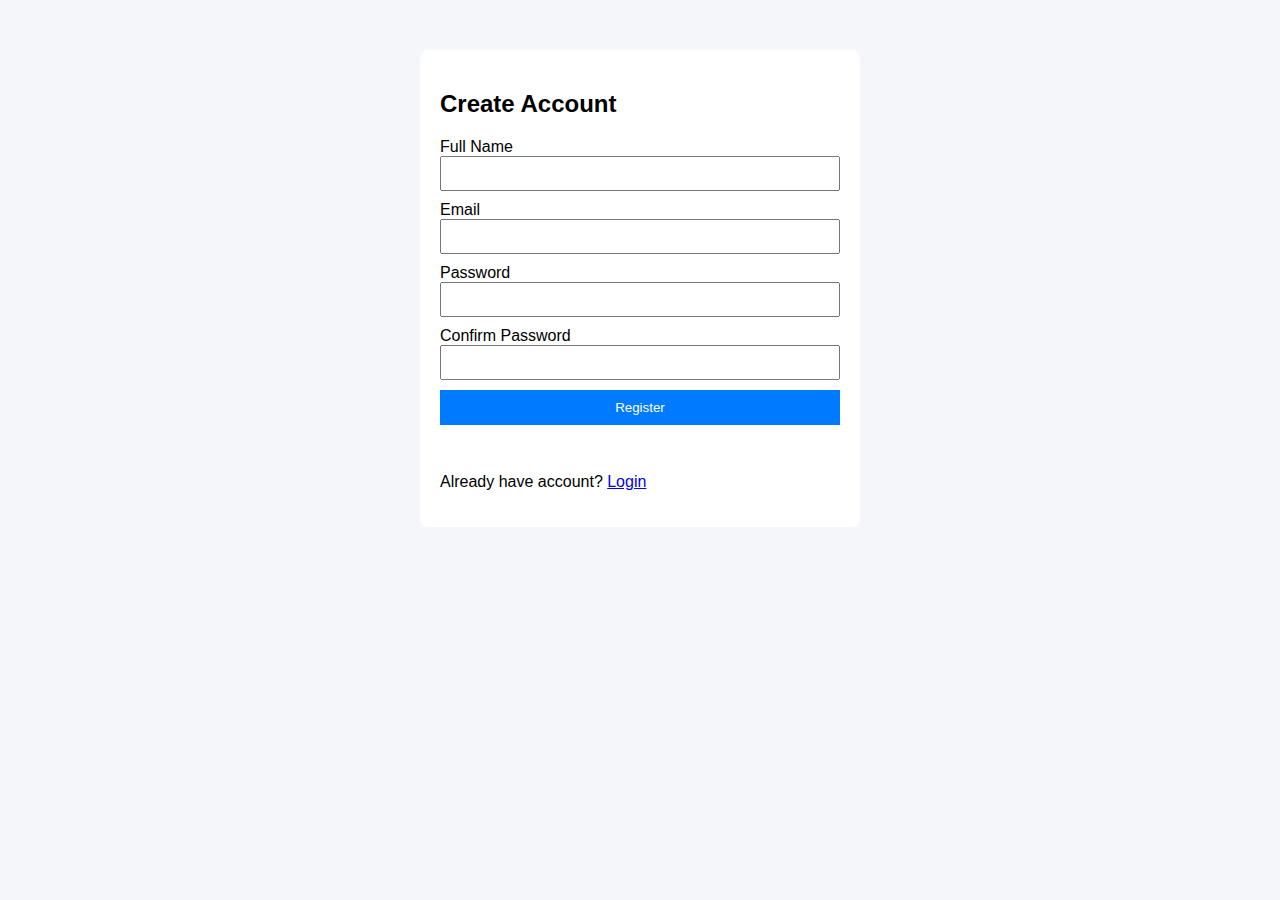
<file: index.html>
<!DOCTYPE html>
<html lang="en">
<head>
    <meta charset="UTF-8">
    <title>SIMS | Stock Inventory Management System</title>
    <link rel="stylesheet" href="style.css">
</head>
<body>

<!-- ================= REGISTER SECTION ================= -->
<section id="register-section" class="page">
    <h2>Create Account</h2>
    <form id="registerForm">
        <label>Full Name</label>
        <input type="text" id="regName">

        <label>Email</label>
        <input type="email" id="regEmail">

        <label>Password</label>
        <input type="password" id="regPassword">

        <label>Confirm Password</label>
        <input type="password" id="regConfirmPassword">

        <button type="submit">Register</button>
        <p class="message" id="registerMessage"></p>
        <p>Already have account? <a href="#" id="showLogin">Login</a></p>
    </form>
</section>

<!-- ================= LOGIN SECTION ================= -->
<section id="login-section" class="page hidden">
    <h2>Login</h2>
    <form id="loginForm">
        <label>Email</label>
        <input type="email" id="loginEmail">

        <label>Password</label>
        <input type="password" id="loginPassword">

        <button type="submit">Login</button>
        <p class="message" id="loginMessage"></p>
        <p>No account? <a href="#" id="showRegister">Register</a></p>
    </form>
</section>

<!-- ================= DASHBOARD SECTION ================= -->
<section id="dashboard-section" class="hidden">

    <header>
        <h1>SIMS – Stock Inventory Management System</h1>
        <div>
            <span id="loggedUser"></span>
            <button id="logoutBtn">Logout</button>
        </div>
    </header>

    <div class="container">

        <aside id="sidebar">
            <ul>
                <li>Dashboard</li>
                <li>Products</li>
                <li>Reports</li>
                <li>Settings</li>
            </ul>
        </aside>

        <main>

            <!-- SUMMARY CARDS -->
            <section class="cards">
                <div class="card">
                    <h3>Total Products</h3>
                    <p id="totalProducts">0</p>
                </div>
                <div class="card">
                    <h3>In Stock</h3>
                    <p id="inStock">0</p>
                </div>
                <div class="card">
                    <h3>Out of Stock</h3>
                    <p id="outStock">0</p>
                </div>
            </section>

            <!-- ADD PRODUCT BUTTON -->
            <button id="addProductBtn" class="add-btn">+ Add Product</button>

            <!-- PRODUCT FORM -->
            <section id="productFormSection" class="hidden">
                <h3>Add Product</h3>
                <form id="productForm">
                    <label>Product Name</label>
                    <input type="text" id="productName">

                    <label>Category</label>
                    <input type="text" id="productCategory">

                    <label>Quantity</label>
                    <input type="number" id="productQuantity">

                    <label>Price</label>
                    <input type="number" id="productPrice">

                    <button type="submit">Save</button>
                </form>
            </section>

            <!-- PRODUCTS TABLE -->
            <section>
                <table>
                    <thead>
                        <tr>
                            <th>ID</th>
                            <th>Name</th>
                            <th>Category</th>
                            <th>Quantity</th>
                            <th>Price</th>
                            <th>Status</th>
                        </tr>
                    </thead>
                    <tbody id="productTableBody"></tbody>
                </table>
                <p id="emptyState" class="hidden">No products available.</p>
            </section>

        </main>
    </div>
</section>

<script src="script.js"></script>
</body>
</html>
</file>
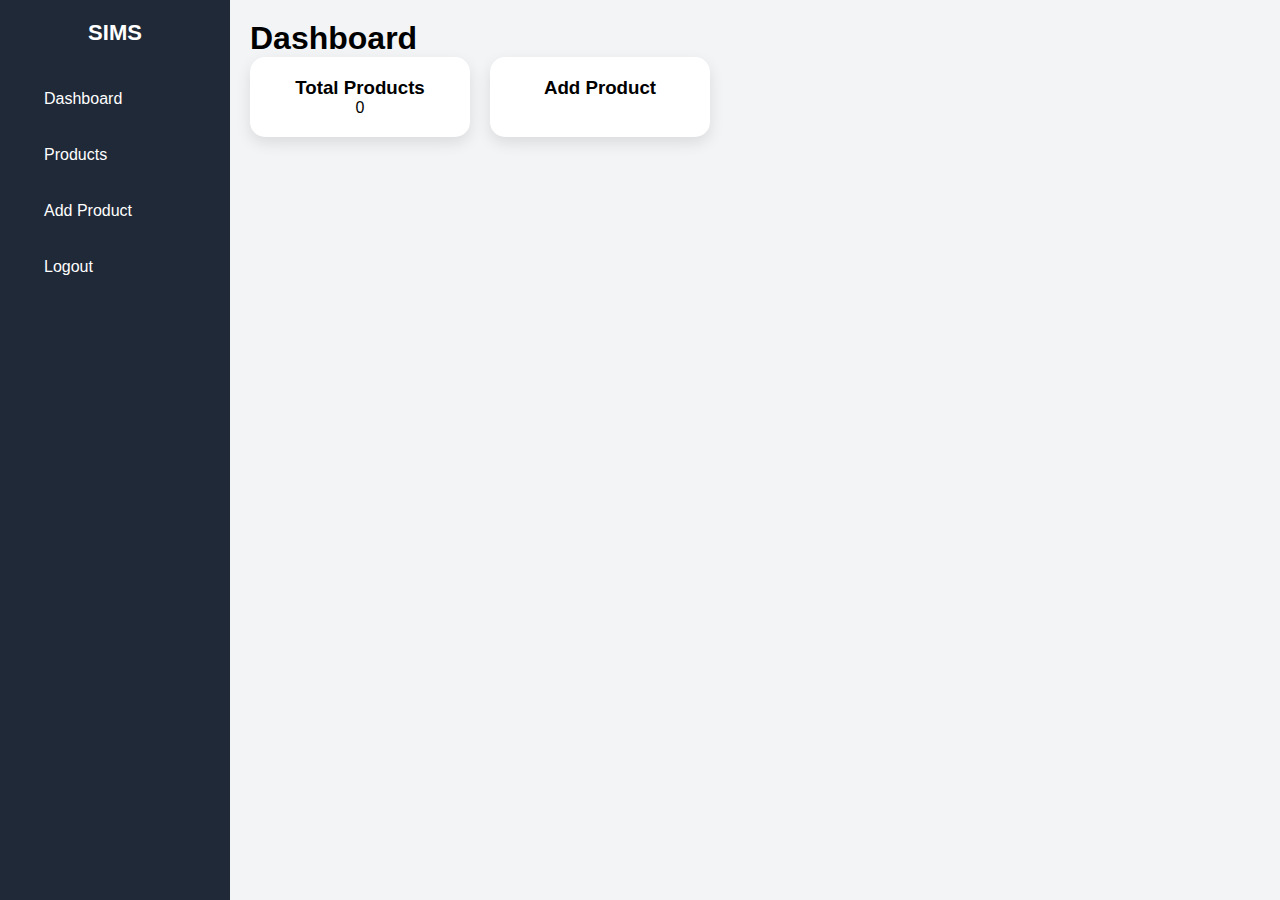
<file: dashboard.html>
<!DOCTYPE html>
<html lang="en">
<head>
  <meta charset="UTF-8">
  <title>SIMS Dashboard</title>
  <link rel="stylesheet" href="dashboard.css">
</head>
<body>

<!-- SIDEBAR -->
<aside class="sidebar">
  <h2 class="logo">SIMS</h2>

  <a href="#" onclick="showPage('dashboard')">
    <i class="fa fa-home"></i> Dashboard
  </a>

  <a href="#" onclick="showPage('products')">
    <i class="fa fa-box"></i> Products
  </a>

  <a href="#" onclick="showPage('add')">
    <i class="fa fa-plus"></i> Add Product
  </a>

  <a href="#" onclick="logout()">
    <i class="fa fa-sign-out-alt"></i> Logout
  </a>
</aside>

<!-- MAIN CONTENT -->
<main class="main">

  <!-- DASHBOARD -->
  <section id="dashboard" class="page active">
    <h1>Dashboard</h1>

    <div class="cards">
      <div class="card" onclick="showPage('products')">
        <i class="fa fa-box"></i>
        <h3>Total Products</h3>
        <p id="count">0</p>
      </div>

      <div class="card" onclick="showPage('add')">
        <i class="fa fa-plus-circle"></i>
        <h3>Add Product</h3>
      </div>
    </div>
  </section>

  <!-- PRODUCTS -->
  <section id="products" class="page">
    <h1>Products</h1>
    <table>
      <thead>
        <tr>
          <th>Name</th>
          <th>Quantity</th>
          <th>Action</th>
        </tr>
      </thead>
      <tbody id="productList"></tbody>
    </table>
  </section>

  <!-- ADD PRODUCT -->
  <section id="add" class="page">
    <h1>Add Product</h1>

    <form id="productForm">
      <input type="text" id="name" placeholder="Product name" required>
      <input type="number" id="qty" placeholder="Quantity" required>
      <button type="submit">Add Product</button>
    </form>
  </section>

</main>

<script src="dashboard.js"></script>
</body>
</html>
</file>
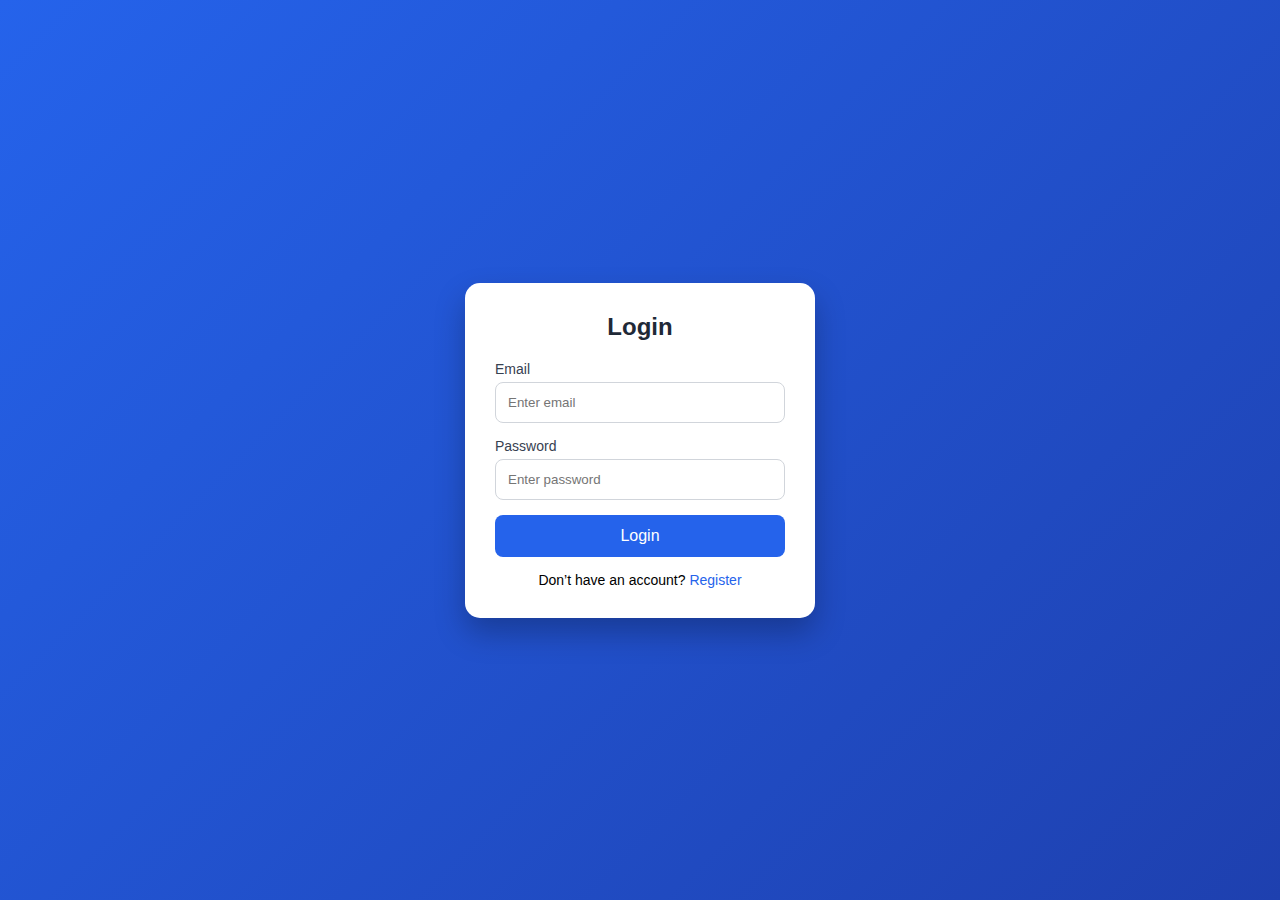
<file: login.html>
<!DOCTYPE html>
<html lang="en">
<head>
  <meta charset="UTF-8">
  <meta name="viewport" content="width=device-width, initial-scale=1.0">
  <title>SIMS Login</title>
  <link rel="stylesheet" href="ssdf.css">
</head>
<body>
<body>
  <div class="login-box">
    <h2>Login</h2>

    <div class="input-group">
      <label>Email</label>
      <input type="email" placeholder="Enter email">
    </div>

    <div class="input-group">
      <label>Password</label>
      <input type="password" placeholder="Enter password">
    </div>

    <button class="login-btn">Login</button>

    <p>Don’t have an account?
      <a href="register.html">Register</a>
    </p>
  </div>
</body>

<script>
document.getElementById("loginForm").addEventListener("submit", function(e) {
  e.preventDefault();

  const emailInput = document.getElementById("email").value;
  const passwordInput = document.getElementById("password").value;

  const storedUser = JSON.parse(localStorage.getItem("user"));

  if (storedUser && emailInput === storedUser.email && passwordInput === storedUser.password) {
    localStorage.setItem("loggedIn", "true"); // flag user is logged in
    window.location.href = "dashboard.html";
  } else {
    alert("Invalid email or password");
  }
});
</script>
</body>
</html>
</file>
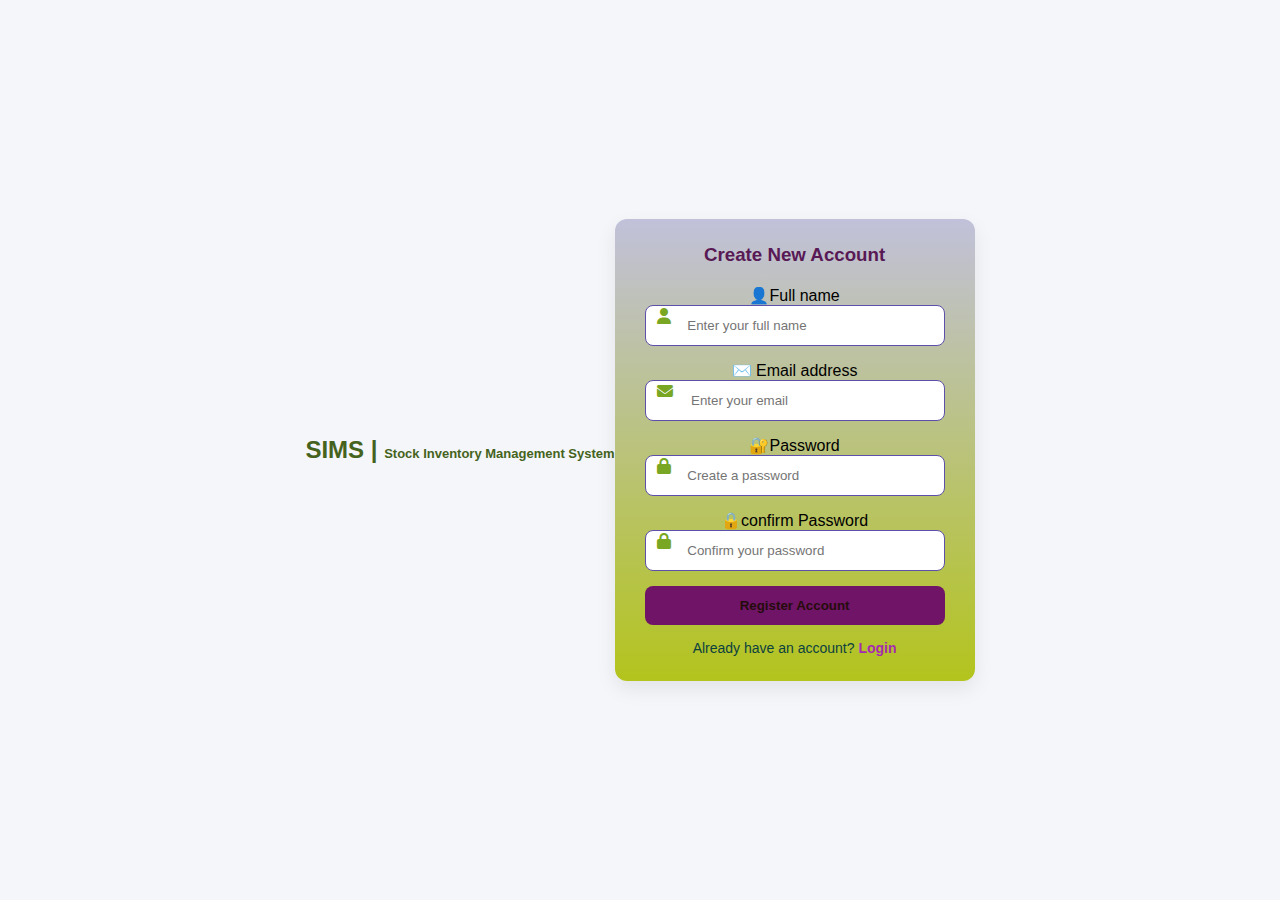
<file: sign up.html>
<!DOCTYPE html>
<html lang="en">
<head>
  <title>signup</title>

  <link rel="stylesheet"
        href="https://cdnjs.cloudflare.com/ajax/libs/font-awesome/6.5.0/css/all.min.css">

   <link rel="stylesheet" href="siko.css">
</head>
<body>
     <header>
      
       <h2 >SIMS | <span style="font-size: small;">Stock Inventory Management System</span></h2>
     </header>
    </div>
  <div class="card">
    <h3>Create New Account</h3>

    <form class="form">

      <div class="input-group">
        <label>👤Full name</label>
        <i class="fa-solid fa-user"></i>
        <input type="text" placeholder=" Enter your full name" required>
      </div>

      <div class="input-group">
        <label>✉️ Email address</label>
        <i class="fa-solid fa-envelope"></i>
        <input type="email" placeholder="  Enter your email" required>
      </div>

      <div class="input-group">
        <label>🔐Password</label>
        <i class="fa-solid fa-lock"></i>
        <input type="password" placeholder=" Create a password" required>
      </div>

      <div class="input-group">
        <label > 🔒confirm Password</label>
        <i class="fa-solid fa-lock"></i>
        <input type="password" placeholder=" Confirm your password" required>
      </div>

      <button type="submit" > <a href="dashbord.html"></a>Register Account</button>

    </form>

    <p class="login-text">
      Already have an account? <a href="login.html">Login</a>
    </p>

  </div>

</body>
</html>
</file>
<file: style.css>
body {
    font-family: Arial, sans-serif;
    margin: 0;
    background: #f4f6f9;
}

.page {
    max-width: 400px;
    margin: 50px auto;
    background: white;
    padding: 20px;
    border-radius: 8px;
}

.hidden {
    display: none;
}

form {
    display: flex;
    flex-direction: column;
}

input {
    padding: 8px;
    margin-bottom: 10px;
}

button {
    padding: 10px;
    background: #007bff;
    color: white;
    border: none;
    cursor: pointer;
}

button:hover {
    background: #0056b3;
}

.message {
    color: red;
}

/* Dashboard */

header {
    background: #1e293b;
    color: white;
    padding: 15px;
    display: flex;
    justify-content: space-between;
}

.container {
    display: flex;
}

aside {
    width: 200px;
    background: #334155;
    color: white;
    min-height: 100vh;
}

aside ul {
    list-style: none;
    padding: 0;
}

aside li {
    padding: 15px;
    cursor: pointer;
}

aside li:hover {
    background: #475569;
}

main {
    flex: 1;
    padding: 20px;
}

.cards {
    display: flex;
    gap: 20px;
}

.card {
    background: white;
    padding: 20px;
    flex: 1;
    text-align: center;
    border-radius: 6px;
}

.add-btn {
    margin: 20px 0;
    float: right;
}

table {
    width: 100%;
    border-collapse: collapse;
}

th, td {
    padding: 10px;
    border: 1px solid #ddd;
}

@media(max-width: 768px) {
    aside {
        display: none;
    }
}
</file>
<file: dashboard.css>
* {
  box-sizing: border-box;
  margin: 0;
  padding: 0;
  font-family: Arial, sans-serif;
}

body {
  display: flex;
  min-height: 100vh;
  background: #f3f4f6;
}

/* =======================
   SIDEBAR
======================= */
.sidebar {
  width: 230px;
  background: #1f2937;
  color: white;
  padding: 20px;
  display: flex;
  flex-direction: column;
}

.logo {
  text-align: center;
  margin-bottom: 30px;
  font-size: 22px;
}

.sidebar a {
  color: white;
  text-decoration: none;
  padding: 14px;
  margin-bottom: 10px;
  border-radius: 10px;
  display: flex;
  align-items: center;
  gap: 10px;
}

.sidebar a:hover {
  background: #374151;
}

/* =======================
   MAIN CONTENT
======================= */
.main {
  flex: 1;
  padding: 20px;
}

.page {
  display: none;
}

.page.active {
  display: block;
}

/* =======================
   CARDS
======================= */
.cards {
  display: flex;
  gap: 20px;
  flex-wrap: wrap;
}

.card {
  background: white;
  padding: 20px;
  width: 220px;
  border-radius: 15px;
  text-align: center;
  cursor: pointer;
  box-shadow: 0 6px 15px rgba(0,0,0,0.1);
}

.card i {
  font-size: 28px;
  margin-bottom: 10px;
}

.card:hover {
  background: #e0e7ff;
}

/* =======================
   TABLE
======================= */
table {
  width: 100%;
  background: white;
  border-collapse: collapse;
  margin-top: 20px;
}

th, td {
  padding: 12px;
  border: 1px solid #ddd;
  text-align: left;
}

/* =======================
   FORM
======================= */
form {
  background: white;
  padding: 25px;
  max-width: 350px;
  border-radius: 15px;
}

input, button {
  width: 100%;
  padding: 12px;
  margin-bottom: 12px;
}

button {
  background: #2563eb;
  color: white;
  border: none;
  border-radius: 8px;
  cursor: pointer;
}

button:hover {
  background: #1d4ed8;
}

/* =======================
   📱 MOBILE RESPONSIVE
======================= */
@media (max-width: 768px) {

  body {
    flex-direction: column;
  }

  /* SIDEBAR → TOP BAR */
  .sidebar {
    width: 100%;
    flex-direction: row;
    justify-content: space-around;
    align-items: center;
    padding: 10px;
  }

  .logo {
    display: none;
  }

  .sidebar a {
    margin: 0;
    padding: 10px;
    font-size: 14px;
    flex-direction: column;
    gap: 5px;
  }

  /* MAIN */
  .main {
    padding: 15px;
  }

  /* CARDS */
  .cards {
    flex-direction: column;
  }

  .card {
    width: 100%;
  }

  /* TABLE → SCROLL */
  table {
    display: block;
    overflow-x: auto;
    white-space: nowrap;
  }

  /* FORM */
  form {
    width: 100%;
  }
}

/* =======================
   📱 SMALL PHONES
======================= */
@media (max-width: 480px) {

  .sidebar a {
    font-size: 12px;
  }

  button {
    font-size: 14px;
  }
}
</file>
<file: ssdf.css>
* {
  box-sizing: border-box;
  margin: 0;
  padding: 0;
  font-family: Arial, sans-serif;
}

/* BACKGROUND */
body {
  min-height: 100vh;
  display: flex;
  align-items: center;
  justify-content: center;
  background: linear-gradient(135deg, #2563eb, #1e40af);
}

/* LOGIN BOX */
.login-box {
  background: white;
  width: 350px;
  padding: 30px;
  border-radius: 15px;
  box-shadow: 0 15px 30px rgba(0,0,0,0.25);
}

/* TITLE */
.login-box h2 {
  text-align: center;
  margin-bottom: 20px;
  color: #1f2937;
}

/* INPUT GROUP */
.input-group {
  margin-bottom: 15px;
}

.input-group label {
  display: block;
  margin-bottom: 5px;
  color: #374151;
  font-size: 14px;
}

.input-group input {
  width: 100%;
  padding: 12px;
  border-radius: 8px;
  border: 1px solid #d1d5db;
  outline: none;
}

.input-group input:focus {
  border-color: #2563eb;
}

/* BUTTON */
.login-btn {
  width: 100%;
  padding: 12px;
  background: #2563eb;
  color: white;
  border: none;
  border-radius: 8px;
  font-size: 16px;
  cursor: pointer;
}

.login-btn:hover {
  background: #1d4ed8;
}

/* LINKS */
.login-box p {
  margin-top: 15px;
  text-align: center;
  font-size: 14px;
}

.login-box a {
  color: #2563eb;
  text-decoration: none;
}

.login-box a:hover {
  text-decoration: underline;
}

/* 📱 MOBILE */
@media (max-width: 480px) {
  .login-box {
    width: 90%;
    padding: 25px;
  }
}
</file>
<file: siko.css>
* {
  margin: 0;
  padding: 0;
  box-sizing: border-box;
  font-family: Arial, Helvetica, sans-serif;
}

body {
  background: #f4f6f9;
  display: flex;
  justify-content: center;
  align-items: center;
  height: 100vh;
}


header{
   color: rgb(69, 99, 29); 
}
.card {
  background: linear-gradient( to top ,rgb(179, 196, 29),rgb(193, 193, 218));
  width: 360px;
  padding: 25px 30px;
  border-radius: 12px;
  box-shadow: 0 8px 20px rgba(0,0,0,0.08);
  text-align: center;
}

.logo h2 {
  color: #058616;
  margin-bottom: 4px;
}

.logo p {
  font-size: 13px;
  color: #0f5a50;
  margin-bottom: 15px;
}

h3 {
  margin-bottom: 20px;
  color: rgb(88, 25, 85);
}

.input-group {
  position: relative;
  margin-bottom: 15px;
}

.input-group i {
  position: absolute;
  top: 50%;
  left: 12px;
  transform: translateY(-50%);
  color: #79a723;
}

.input-group input {
  width: 100%;
  padding: 12px 12px 12px 38px;
  border-radius: 8px;
  border: 1px solid #5d50aa;
  outline: none;
  transition: 0.3s;
}

.input-group input:focus {
  border-color: #41a313;
}

button {
  width: 100%;
  padding: 12px;
  border: none;
  background: #701468;
  color: rgb(37, 12, 12);
  font-weight: bold;
  border-radius: 8px;
  cursor: pointer;
  transition: 0.3s;
}

button:hover {
  background: #1f4f88;
}

.login-text {
  margin-top: 15px;
  font-size: 14px;
  color: #0c413e;
}

.login-text a {
  color: #a52bb0;
  text-decoration: none;
  font-weight: bold;
}
.label{
    font-size: 20px;
    margin-right: 140px;
}
</file>
